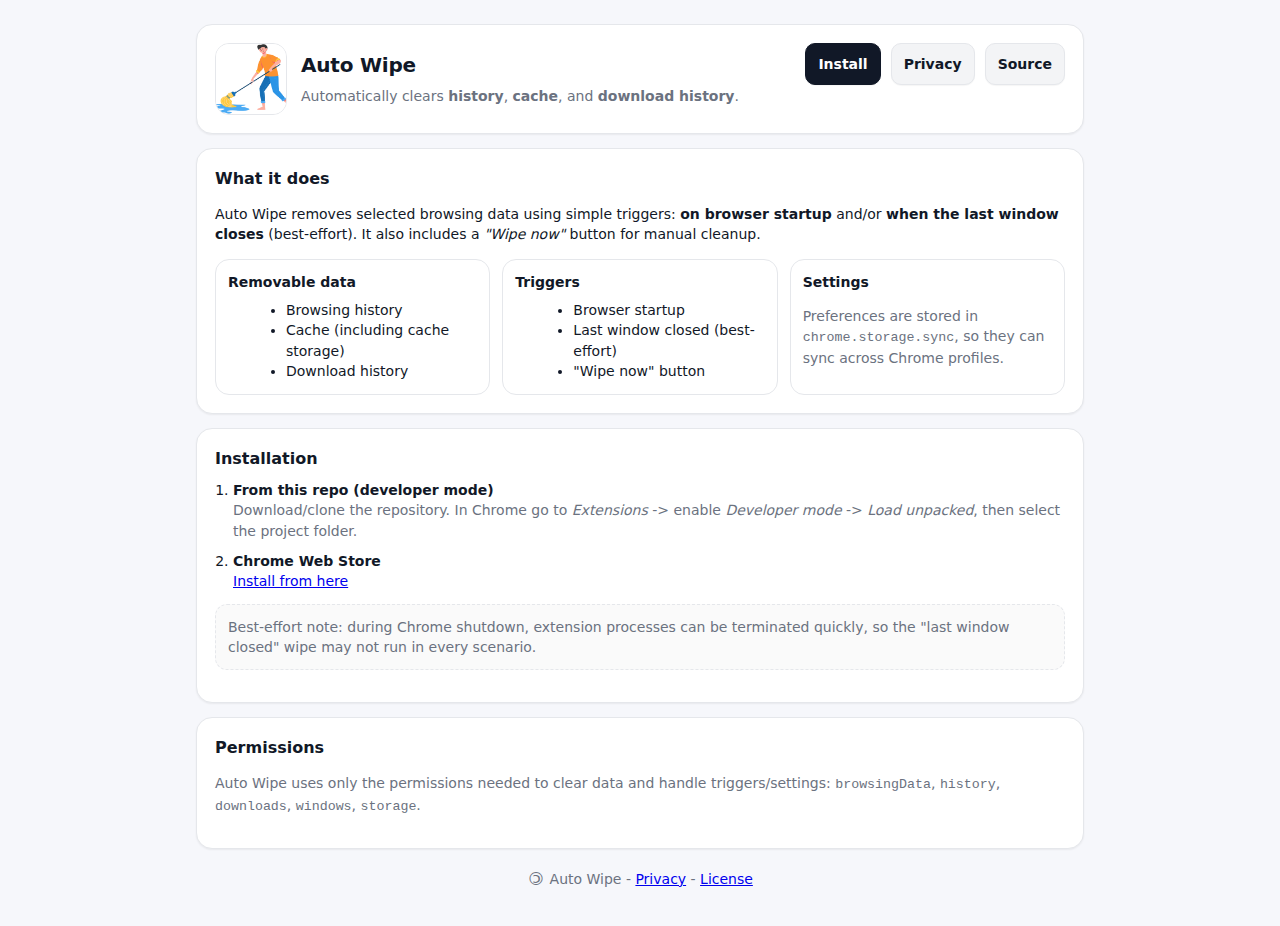
<file: index.html>
<!doctype html>
<html lang="en-US">

<head>
    <meta charset="utf-8" />
    <meta name="viewport" content="width=device-width, initial-scale=1" />
    <title>Auto Wipe - Chrome Extension</title>
    <meta name="description"
        content="Automatically wipe browsing history, cache, and download history on startup and/or when the last window closes." />
    <link rel="stylesheet" href="./styles.css" />

    <link rel="icon" type="image/png" sizes="32x32" href="./assets/icon32.png">
    <link rel="icon" type="image/png" sizes="16x16" href="./assets/icon16.png">
</head>

<body>
    <main class="wrap">
        <header class="hero">
            <div class="brand">
                <img class="logo" src="./assets/logo.png" alt="Auto Wipe logo" />
                <div>
                    <h1>Auto Wipe</h1>
                    <p class="sub">
                        Automatically clears <strong>history</strong>, <strong>cache</strong>, and <strong>download
                            history</strong>.
                    </p>
                </div>
            </div>

            <div class="cta">
                <a class="btn primary" href="#install">Install</a>
                <a class="btn" href="https://gist.github.com/aleff-github/66a367d997527371215329f07c4a7551">Privacy</a>
                <a class="btn" href="../">Source</a>
            </div>
        </header>

        <section class="card">
            <h2>What it does</h2>
            <p>
                Auto Wipe removes selected browsing data using simple triggers:
                <strong>on browser startup</strong> and/or <strong>when the last window closes</strong> (best-effort).
                It also includes a <em>"Wipe now"</em> button for manual cleanup.
            </p>

            <div class="grid">
                <div class="mini">
                    <h3>Removable data</h3>
                    <ul>
                        <li>Browsing history</li>
                        <li>Cache (including cache storage)</li>
                        <li>Download history</li>
                    </ul>
                </div>

                <div class="mini">
                    <h3>Triggers</h3>
                    <ul>
                        <li>Browser startup</li>
                        <li>Last window closed (best-effort)</li>
                        <li>"Wipe now" button</li>
                    </ul>
                </div>

                <div class="mini">
                    <h3>Settings</h3>
                    <p class="muted">
                        Preferences are stored in <code>chrome.storage.sync</code>, so they can sync across Chrome
                        profiles.
                    </p>
                </div>
            </div>
        </section>

        <section class="card" id="install">
            <h2>Installation</h2>

            <ol class="steps">
                <li>
                    <strong>From this repo (developer mode)</strong><br>
                    <span class="muted">
                        Download/clone the repository. In Chrome go to <em>Extensions</em> -> enable <em>Developer
                            mode</em> ->
                        <em>Load unpacked</em>, then select the project folder.
                    </span>
                </li>
                <li>
                    <strong>Chrome Web Store</strong><br>
                    <span class="muted">
                        <a href="https://chromewebstore.google.com/detail/agmkilecaldbomimhkmbnbnloedfdgcn">Install from here</a>
                    </span>
                </li>
            </ol>

            <p class="note">
                Best-effort note: during Chrome shutdown, extension processes can be terminated quickly, so the "last
                window closed"
                wipe may not run in every scenario.
            </p>
        </section>

        <section class="card">
            <h2>Permissions</h2>
            <p class="muted">
                Auto Wipe uses only the permissions needed to clear data and handle triggers/settings:
                <code>browsingData</code>, <code>history</code>, <code>downloads</code>, <code>windows</code>,
                <code>storage</code>.
            </p>
        </section>

        <footer class="footer">
            <p class="muted">
                <span class="copyleft">&copy;</span> Auto Wipe - <a href="https://gist.github.com/aleff-github/66a367d997527371215329f07c4a7551">Privacy</a> - <a href="../LICENSE">License</a>
            </p>
        </footer>
    </main>
</body>

</html>
</file>
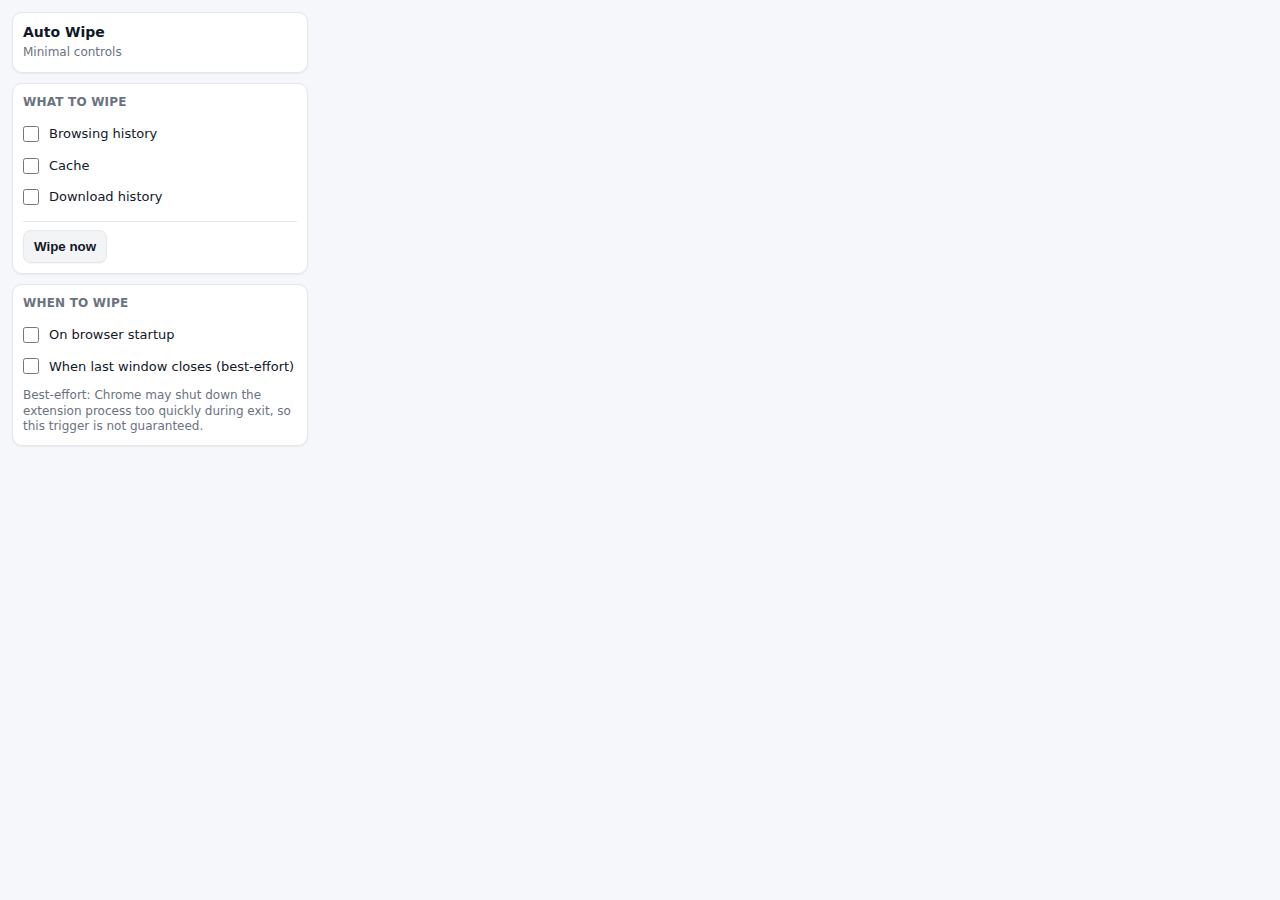
<file: popup.html>
<!doctype html>
<html lang="en">
  <head>
    <meta charset="utf-8" />
    <meta name="viewport" content="width=device-width, initial-scale=1" />
    <title>Auto Wipe</title>
    <link rel="stylesheet" href="popup.css" />
  </head>
  <body>
    <div class="wrap">
      <div class="header">
        <div class="title">Auto Wipe</div>
        <div class="subtitle">Minimal controls</div>
      </div>

      <div class="section">
        <div class="section-title">What to wipe</div>

        <label class="row">
          <input type="checkbox" id="wipeHistory" />
          <span>Browsing history</span>
        </label>

        <label class="row">
          <input type="checkbox" id="wipeCache" />
          <span>Cache</span>
        </label>

        <label class="row">
          <input type="checkbox" id="wipeDownloads" />
          <span>Download history</span>
        </label>

        <div class="actions">
          <button id="wipeNow" class="btn" type="button">Wipe now</button>
        </div>
      </div>

      <div class="section">
        <div class="section-title">When to wipe</div>

        <label class="row">
          <input type="checkbox" id="triggerStartup" />
          <span>On browser startup</span>
        </label>

        <label class="row">
          <input type="checkbox" id="triggerLastWindowClose" />
          <span>When last window closes (best-effort)</span>
        </label>

        <div class="hint">
          Best-effort: Chrome may shut down the extension process too quickly during exit, so this trigger is not guaranteed.
        </div>
      </div>

      <div class="footer">
        <div id="status" class="status" aria-live="polite"></div>
      </div>
    </div>

    <script src="popup.js"></script>
  </body>
</html>
</file>
<file: styles.css>
:root{
  --bg:#f6f7fb;
  --card:#ffffff;
  --text:#111827;
  --muted:#6b7280;
  --line:#e5e7eb;
  --btn:#f3f4f6;
  --btn-hover:#e5e7eb;
  --shadow: 0 1px 2px rgba(0,0,0,.06);
}

*{box-sizing:border-box}
html,body{height:100%}
body{
  margin:0;
  background:var(--bg);
  color:var(--text);
  font:14px/1.45 system-ui,-apple-system,Segoe UI,Roboto,Helvetica,Arial,sans-serif;
}

.wrap{
  max-width:920px;
  padding:24px 16px;
  margin:0 auto;
}

.hero{
  background:var(--card);
  border:1px solid var(--line);
  border-radius:16px;
  box-shadow:var(--shadow);
  padding:18px;
  display:flex;
  gap:16px;
  align-items:flex-start;
  justify-content:space-between;
  flex-wrap:wrap;
}

.brand{
  display:flex;
  gap:14px;
  align-items:center;
  min-width:260px;
}

.logo{
  width:72px;
  height:72px;
  border-radius:14px;
  object-fit:cover;
  border:1px solid var(--line);
  background:#fff;
}

h1{
  margin:0;
  font-size:20px;
  letter-spacing:-.2px;
}
.sub{
  margin:6px 0 0;
  color:var(--muted);
}

.cta{
  display:flex;
  gap:10px;
  flex-wrap:wrap;
  align-items:center;
}

.btn{
  display:inline-block;
  padding:10px 12px;
  border-radius:10px;
  border:1px solid var(--line);
  background:var(--btn);
  color:var(--text);
  text-decoration:none;
  font-weight:600;
  box-shadow:0 1px 1px rgba(0,0,0,.04);
}
.btn:hover{background:var(--btn-hover)}
.btn.primary{
  background:var(--text);
  border-color:var(--text);
  color:white;
}
.btn.primary:hover{opacity:.92}

.card{
  margin-top:14px;
  background:var(--card);
  border:1px solid var(--line);
  border-radius:16px;
  box-shadow:var(--shadow);
  padding:18px;
}

h2{
  margin:0 0 10px;
  font-size:16px;
}
h3{
  margin:0 0 8px;
  font-size:14px;
}

.muted{color:var(--muted)}
.note{
  margin-top:12px;
  padding:12px;
  border:1px dashed var(--line);
  border-radius:12px;
  color:var(--muted);
  background:#fafafa;
}

.grid{
  display:grid;
  grid-template-columns: repeat(3, minmax(0,1fr));
  gap:12px;
  margin-top:12px;
}
.mini{
  border:1px solid var(--line);
  border-radius:14px;
  padding:12px;
  background:#fff;
}

ul{margin:8px 0 0 18px}
code{
  font-family:ui-monospace,SFMono-Regular,Menlo,Monaco,Consolas,monospace;
  font-size: .95em;
}

.steps{
  margin:10px 0 0 18px;
  padding:0;
}
.steps li{margin:10px 0}

.footer{
  margin:16px 0 4px;
  text-align:center;
}

@media (max-width: 820px){
  .grid{grid-template-columns:1fr}
}

.copyleft {
	display:inline-block;
	transform: rotate(180deg);
	font-size: large;
  }
</file>
<file: popup.css>
:root {
  --bg: #f6f7fb;
  --card: #ffffff;
  --text: #111827;
  --muted: #6b7280;
  --line: #e5e7eb;
  --btn: #f3f4f6;
  --btn-hover: #e5e7eb;
}

* { box-sizing: border-box; }

body {
  margin: 0;
  width: 320px;
  background: var(--bg);
  color: var(--text);
  font: 13px/1.35 system-ui, -apple-system, Segoe UI, Roboto, Helvetica, Arial, sans-serif;
}

.wrap { padding: 12px; }

.header {
  padding: 10px 10px 12px;
  background: var(--card);
  border: 1px solid var(--line);
  border-radius: 10px;
  margin-bottom: 10px;
}

.title { font-size: 14px; font-weight: 700; }

.subtitle {
  margin-top: 2px;
  color: var(--muted);
  font-size: 12px;
}

.section {
  padding: 10px;
  background: var(--card);
  border: 1px solid var(--line);
  border-radius: 10px;
  margin-bottom: 10px;
}

.section-title {
  font-weight: 600;
  margin-bottom: 8px;
  color: var(--muted);
  font-size: 12px;
  letter-spacing: 0.2px;
  text-transform: uppercase;
}

.row {
  display: flex;
  align-items: center;
  gap: 10px;
  padding: 7px 0;
  cursor: pointer;
  user-select: none;
}

.row input {
  width: 16px;
  height: 16px;
  margin: 0;
}

.actions {
  margin-top: 8px;
  padding-top: 8px;
  border-top: 1px solid var(--line);
  display: flex;
  justify-content: flex-start;
}

.btn {
  appearance: none;
  border: 1px solid var(--line);
  background: var(--btn);
  color: var(--text);
  border-radius: 8px;
  padding: 8px 10px;
  font-weight: 600;
  cursor: pointer;
}

.btn:hover { background: var(--btn-hover); }

.btn:active { transform: translateY(1px); }

.hint {
  margin-top: 6px;
  color: var(--muted);
  font-size: 12px;
  line-height: 1.3;
}

.footer { padding: 6px 2px 0; }

.status {
  min-height: 16px;
  color: var(--muted);
  font-size: 12px;
}

.header,
.section {
  box-shadow: 0 1px 2px rgba(0, 0, 0, 0.06);
}

.btn {
  box-shadow: 0 1px 1px rgba(0, 0, 0, 0.04);
}
</file>
